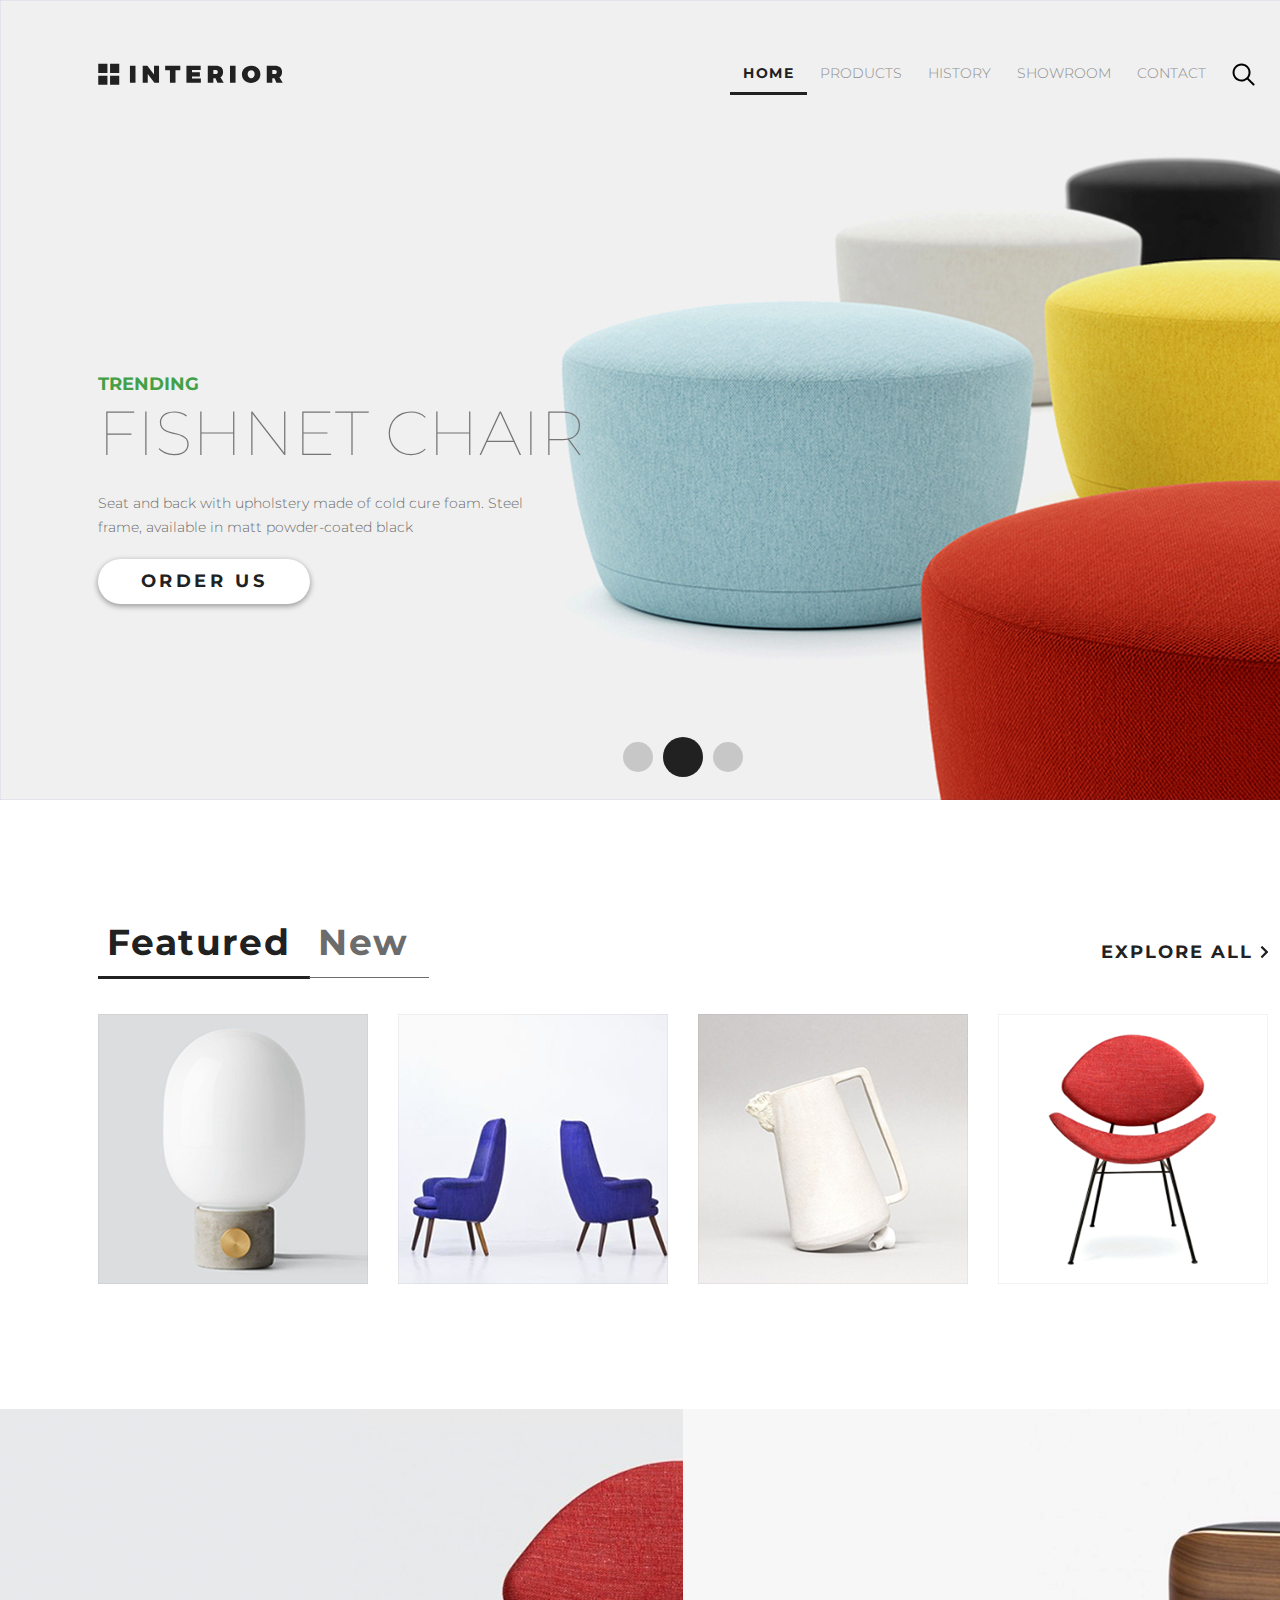
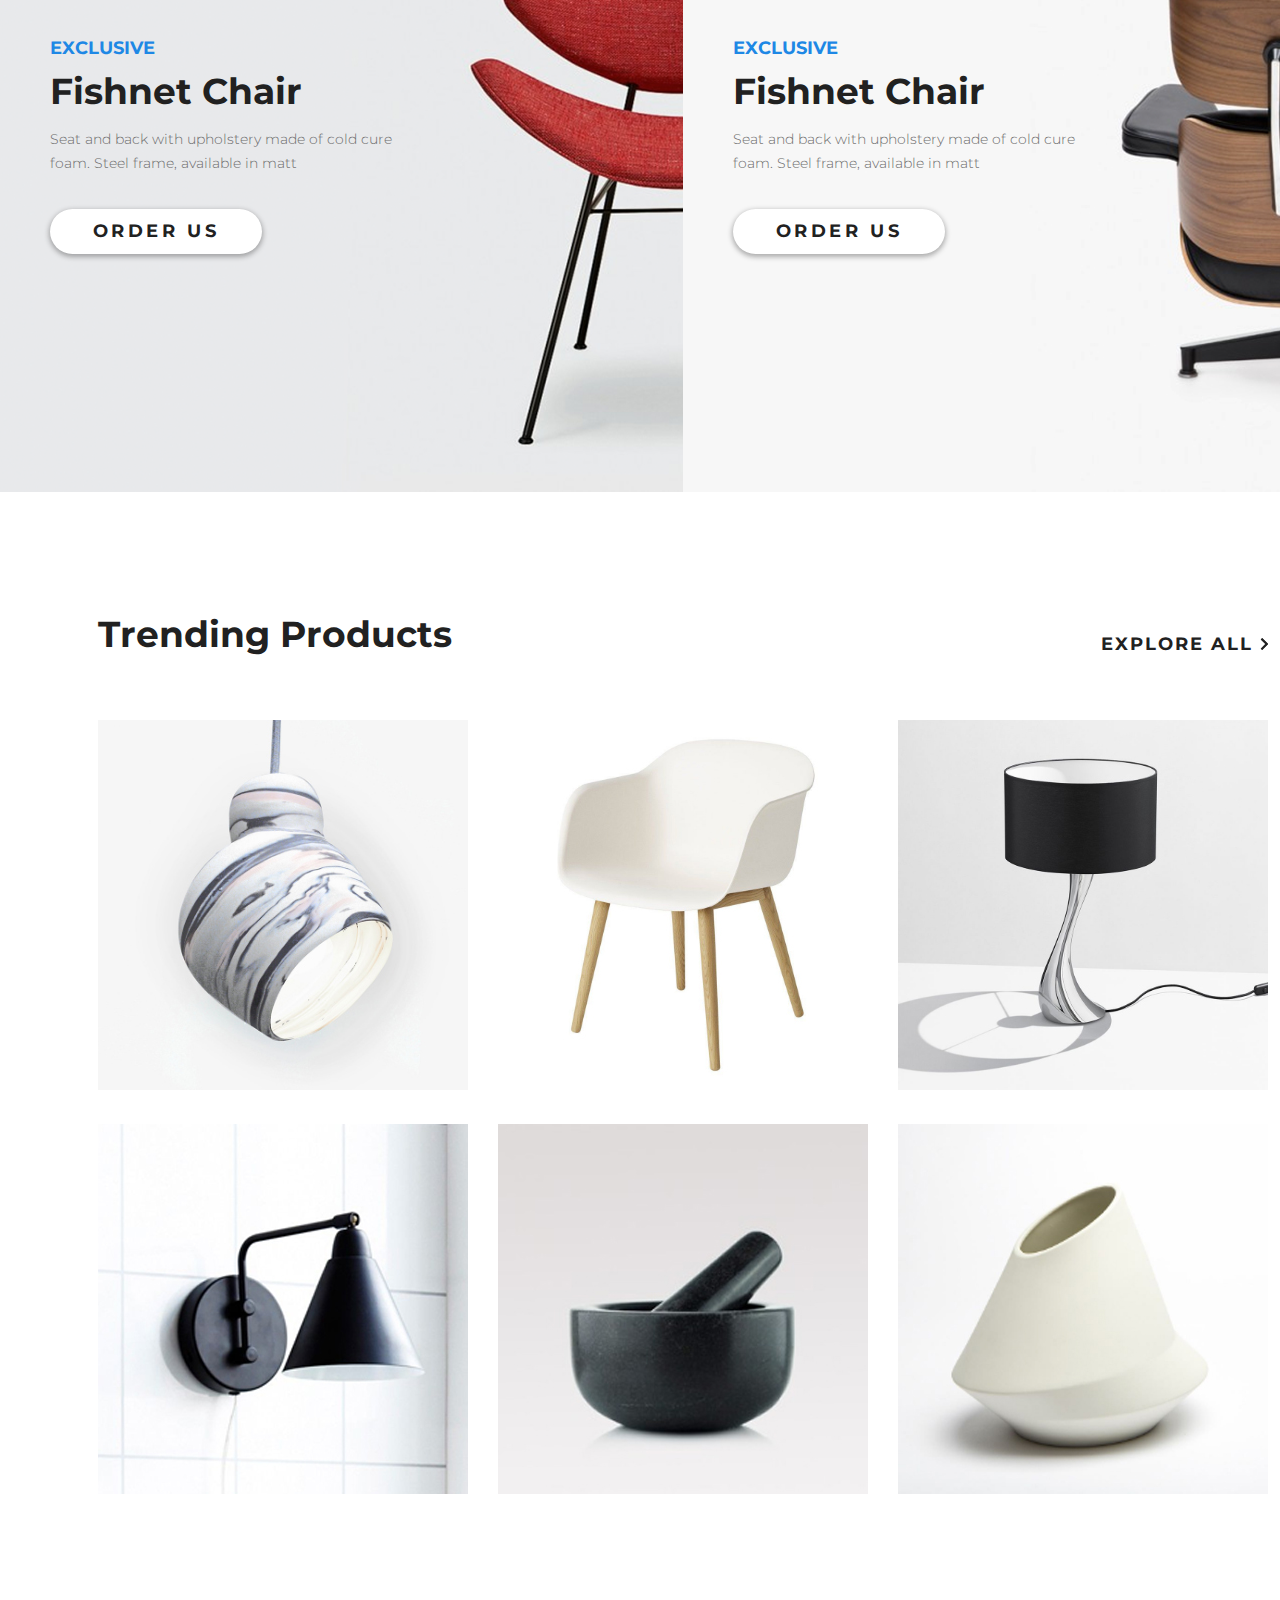
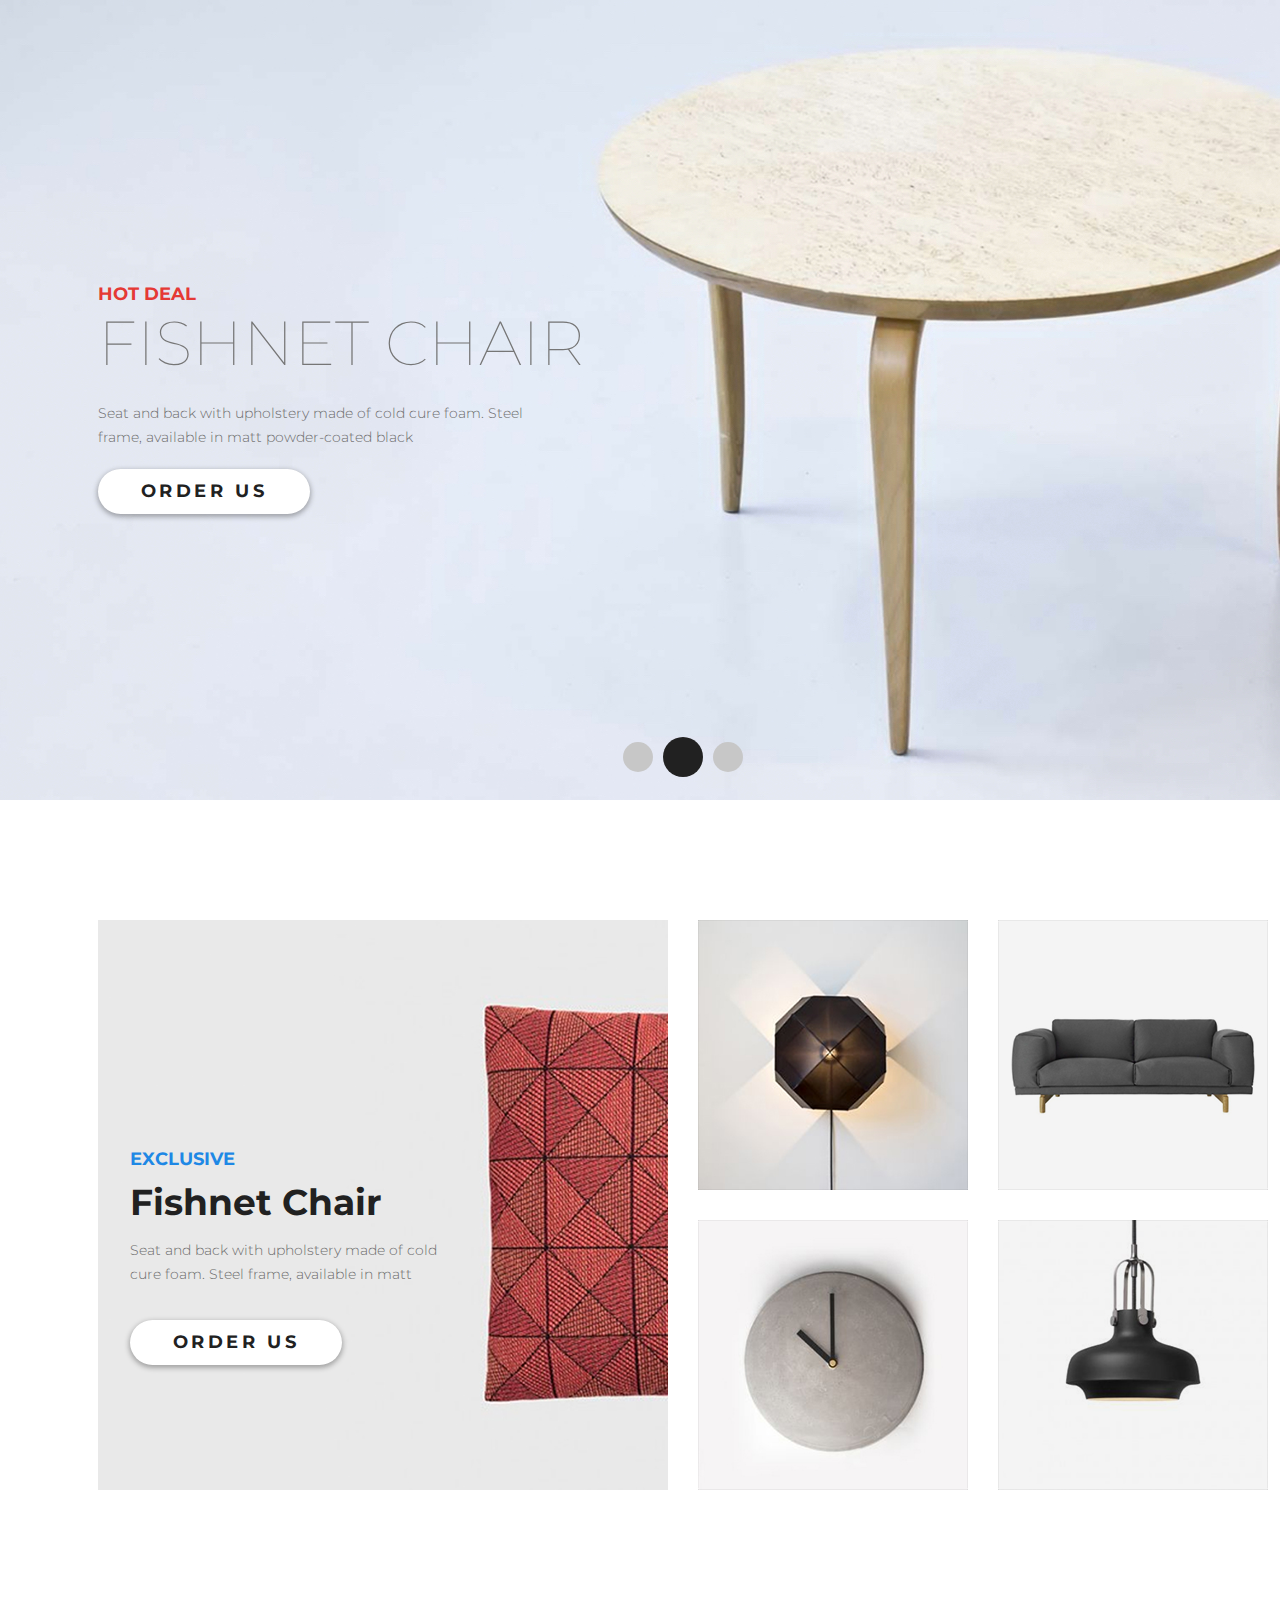
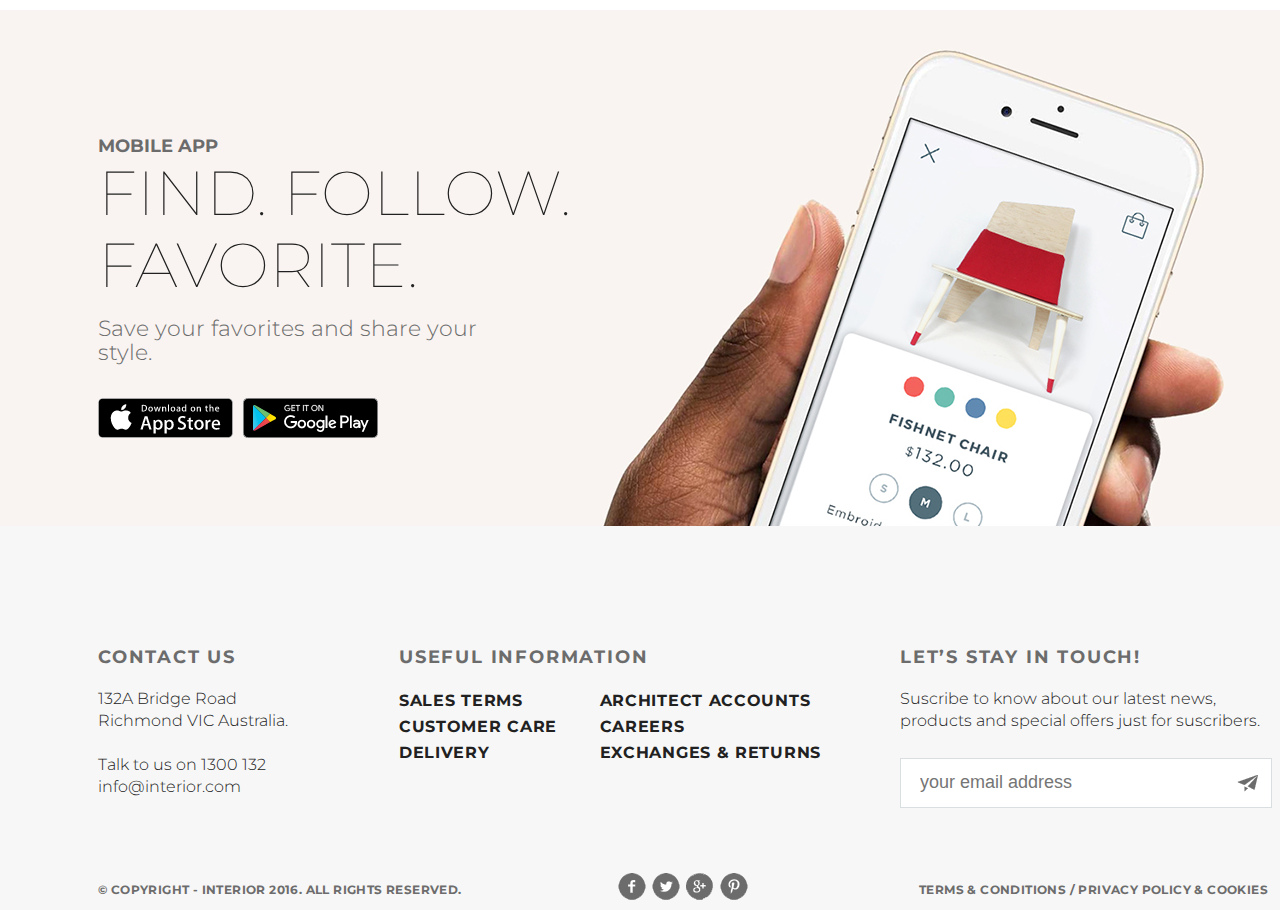
<file: index.html>
<!DOCTYPE html>
<html lang="en">
<head>
    <meta charset="UTF-8">
    <meta name="viewport" content="width=device-width, initial-scale=1.0">
    <meta http-equiv="X-UA-Compatible" content="ie=edge">
    <link rel="stylesheet" href="style.css">
    <link href="https://fonts.googleapis.com/css?family=Montserrat:100,300,400,700&display=swap" rel="stylesheet">
    <title>interior-home-page</title>
</head>
<body>
    <div class="container">
        <div class="slider padding-site">
                <div class="header clearfix">
                <a href="#"><img src="img/logo.svg" alt="logo"></a>
                <ul class="menu clearfix">
                        <li class="menu-list"><a href="index.html" class="menu-link menu-link-active">HOME</a></li>
                        <li class="menu-list"><a href="products.html" class="menu-link">PRODUCTS</a></li>
                        <li class="menu-list"><a href="#" class="menu-link">HISTORY</a></li>
                        <li class="menu-list"><a href="#" class="menu-link">SHOWROOM</a></li>
                        <li class="menu-list"><a href="contact.html" class="menu-link">CONTACT</a></li>
                        <li class="menu-list"><a href="#" class="menu-link"><img src="img/search.svg" alt="search"></a></li>
                </ul>
                </div>
                <div class="slider-text">
                    <p class="slider-trending">TRENDING</p>
                    <h2 class="slider-h2">Fishnet Chair</h2>
                    <p class="slider-content">Seat and back with upholstery made of cold cure foam. Steel frame, available in matt powder-coated black</p>
                    <a href="" class="slider-button">Order Us</a>
                </div>
                <div class="pagination">
                    <a href="#" class="circle"></a><a href="#" class="circle circle-active"></a><a href="#" class="circle"></a>
                </div>
        </div>
        <div class="explore padding-site">
            <div class="explore-links clearfix">
            <ul>
                    <li class="explore-list"><a href="#" class="explore-link explore-link-active">Featured</a></li>
                    <li class="explore-list "><a href="#" class="explore-link explore-link-notactive" >New</a></li>
            </ul>
            <a href="#" class="explore-all-link">explore all <img src="img/arrow.svg" alt="arrow"></a>
            </div>
            <div class="explore-content clearfix">
                <div class="explore-item-first">
                    <img src="img/product-1.png" alt="product">
                    <div class="explore-blur">
                            <a href="#"><img src="img/arrow.svg" alt="arrow"></a>
                            <h3 class="blur-h3">Fishnet Chair</h3>
                            <p class="blur-content">Seat and back with upholstery made of cold cure foam.</p>
                    </div>
                </div>
                
                <div class="explore-item"><img src="img/product-2.png" alt="product">
                    <div class="explore-blur">
                            <a href="#"><img src="img/arrow.svg" alt="arrow"></a>
                            <h3 class="blur-h3">Fishnet Chair</h3>
                            <p class="blur-content">Seat and back with upholstery made of cold cure foam.</p>
                    </div>
                </div>
                
                <div class="explore-item"><img src="img/product-3.png" alt="product">
                    <div class="explore-blur">
                            <a href="#"><img src="img/arrow.svg" alt="arrow"></a>
                            <h3 class="blur-h3">Fishnet Chair</h3>
                            <p class="blur-content">Seat and back with upholstery made of cold cure foam.</p>
                    </div>
                </div>
                
                <div class="explore-item"><img src="img/product-4.png" alt="product">
                    <div class="explore-blur">
                            <a href="#"><img src="img/arrow.svg" alt="arrow"></a>
                            <h3 class="blur-h3">Fishnet Chair</h3>
                            <p class="blur-content">Seat and back with upholstery made of cold cure foam.</p>
                    </div>
                </div>
            </div>
        </div>
        <div class="exclusive">
            <div class="exclusive-block exclusive-block-first">
                <div class="exclusive-text">
                        <p class="exclusive-exclusive">EXCLUSIVE</p>
                        <h2 class="exclusive-h2">Fishnet Chair</h2>
                        <p class="exclusive-content">Seat and back with upholstery made of cold cure foam. Steel frame, available in matt</p>
                        <a href="" class="exclusive-button">Order Us</a>
                </div>
            </div>
            <div class="exclusive-block exclusive-block-second">
                    <div class="exclusive-text">
                            <p class="exclusive-exclusive">EXCLUSIVE</p>
                            <h2 class="exclusive-h2">Fishnet Chair</h2>
                            <p class="exclusive-content">Seat and back with upholstery made of cold cure foam. Steel frame, available in matt</p>
                            <a href="" class="exclusive-button">Order Us</a>
                    </div>
            </div>
            
        </div>
        <div class="trendong-products padding-site">
                <div class="trendong-products-header clearfix">
                        <p>Trending Products</p>
                        <a href="#" class="explore-all-link">explore all <img src="img/arrow.svg" alt="arrow"></a>
                </div>
                <div class="trendong-products-content clearfix">
                    <div class="trendong-products-item trendong-products-item-start"><img src="img/product-11.png" alt="product"></div>
                    <div class="trendong-products-item"><img src="img/product-21.png" alt="product"></div>
                    <div class="trendong-products-item"><img src="img/product-31.png" alt="product"></div>
                    <div class="trendong-products-item trendong-products-item-start"><img src="img/product-41.png" alt="product"></div>
                    <div class="trendong-products-item"><img src="img/product-5.png" alt="product"></div>
                    <div class="trendong-products-item"><img src="img/product-6.png" alt="product"></div>
                </div>
        </div>
        <div class="hot-deal padding-site">
                <div class="slider-text">
                        <p class="hot-deal-hot-deal">Hot deal</p>
                        <h2 class="slider-h2">Fishnet Chair</h2>
                        <p class="slider-content">Seat and back with upholstery made of cold cure foam. Steel frame, available in matt powder-coated black</p>
                        <a href="" class="slider-button">Order Us</a>
                </div>
                <div class="pagination">
                        <a href="#" class="circle"></a><a href="#" class="circle circle-active"></a><a href="#" class="circle"></a>
                </div>
        </div>
        <div class="exclusive-2 padding-site">
        <div class="exclusive-2-container">
            <div class="exclusive-2-part-container">
                <div class="exclusive-big">
                        <div class="exclusive-2-text">
                                <p class="exclusive-2-exclusive">EXCLUSIVE</p>
                                <h2 class="exclusive-2-h2">Fishnet Chair</h2>
                                <p class="exclusive-2-content">Seat and back with upholstery made of cold cure foam. Steel frame, available in matt</p>
                                <a href="" class="exclusive-2-button">Order Us</a>
                        </div>
                </div>
            </div>
            <div class="exclusive-2-part-container exclusive-2-part-container-right">
                <div class="exclusive-small"><img src="img/product-2-sm.png" alt="product"></div>
                <div class="exclusive-small left30"><img src="img/product-3-sm.png" alt="product"></div>
                <div class="exclusive-small top30"><img src="img/product-4-sm.png" alt="product"></div>
                <div class="exclusive-small left30 top30"><img src="img/product-5-sm.png" alt="product"></div>
            </div>
        </div>
        </div>
        <div class="mobile padding-site">
                <div class="mobile-text">
                        <p class="mobile-app">mobile app</p>
                        <h2 class="mobile-h2">Find. Follow. Favorite.</h2>
                        <p class="mobile-content">Save your favorites and share your style.</p>
                        <a href="#" class="mobile-buttons"><img src="img/app-store.png" alt="App Store"></a><a href="#" class="mobile-buttons left10"><img src="img/google-play.png" alt="Google Play"></a>
                </div>
        </div>
        <div class="footer padding-site">
            <div class="footer-content cu">
                <p class="footer-info">Contact Us</p>
                <p class="cu-content">132A Bridge Road Richmond VIC Australia.<br><br>Talk to us on 1300 132 info@interior.com</p> 
            </div>
            <div class="footer-content ui">
                    <p class="footer-info">Useful Information</p>
                    <ul class="ui-list">
                            <li><a href="#">Sales terms</a></li>
                            <li><a href="#">Customer care</a></li>
                            <li><a href="#">Delivery</a></li>
                    </ul>
                    <ul class="ui-list right">
                            <li><a href="#">Architect accounts</a></li>
                            <li><a href="#">Careers</a></li>
                            <li><a href="#">Exchanges & returns</a></li>
                    </ul>
            </div>
            <div class="footer-content ls">
                    <p class="footer-info">Let’s Stay in Touch!</p>  
                    <p class="ls-content">Suscribe to know about our latest news, products and special offers just for suscribers.</p>
                    <div class="email">
                            <input type="email" name="e-mail" placeholder="your email address">
                            <input type="submit" value="">
                    </div>              
            </div>
            <div class="bottom">
                    <div class="copytight">&copy; Copyright - INTERIOR 2016. All Rights Reserved.</div>
                    <div class="social">
                    <a href="#"><img src="img/fb.png" alt="Facebook"></a><a href="#" class="left6"><img src="img/tw.png" alt="Twitter"></a><a href="#" class="left6"><img src="img/go.png" alt="Google"></a><a href="#" class="left6"><img src="img/p.png" alt="P"></a>
                    </div>
                    <div class="terms"><a href="#">Terms & Conditions</a> / <a href="#">Privacy policy & Cookies</a></div>
            </div>
        </div>
    </div>
</body>
</html>
</file>
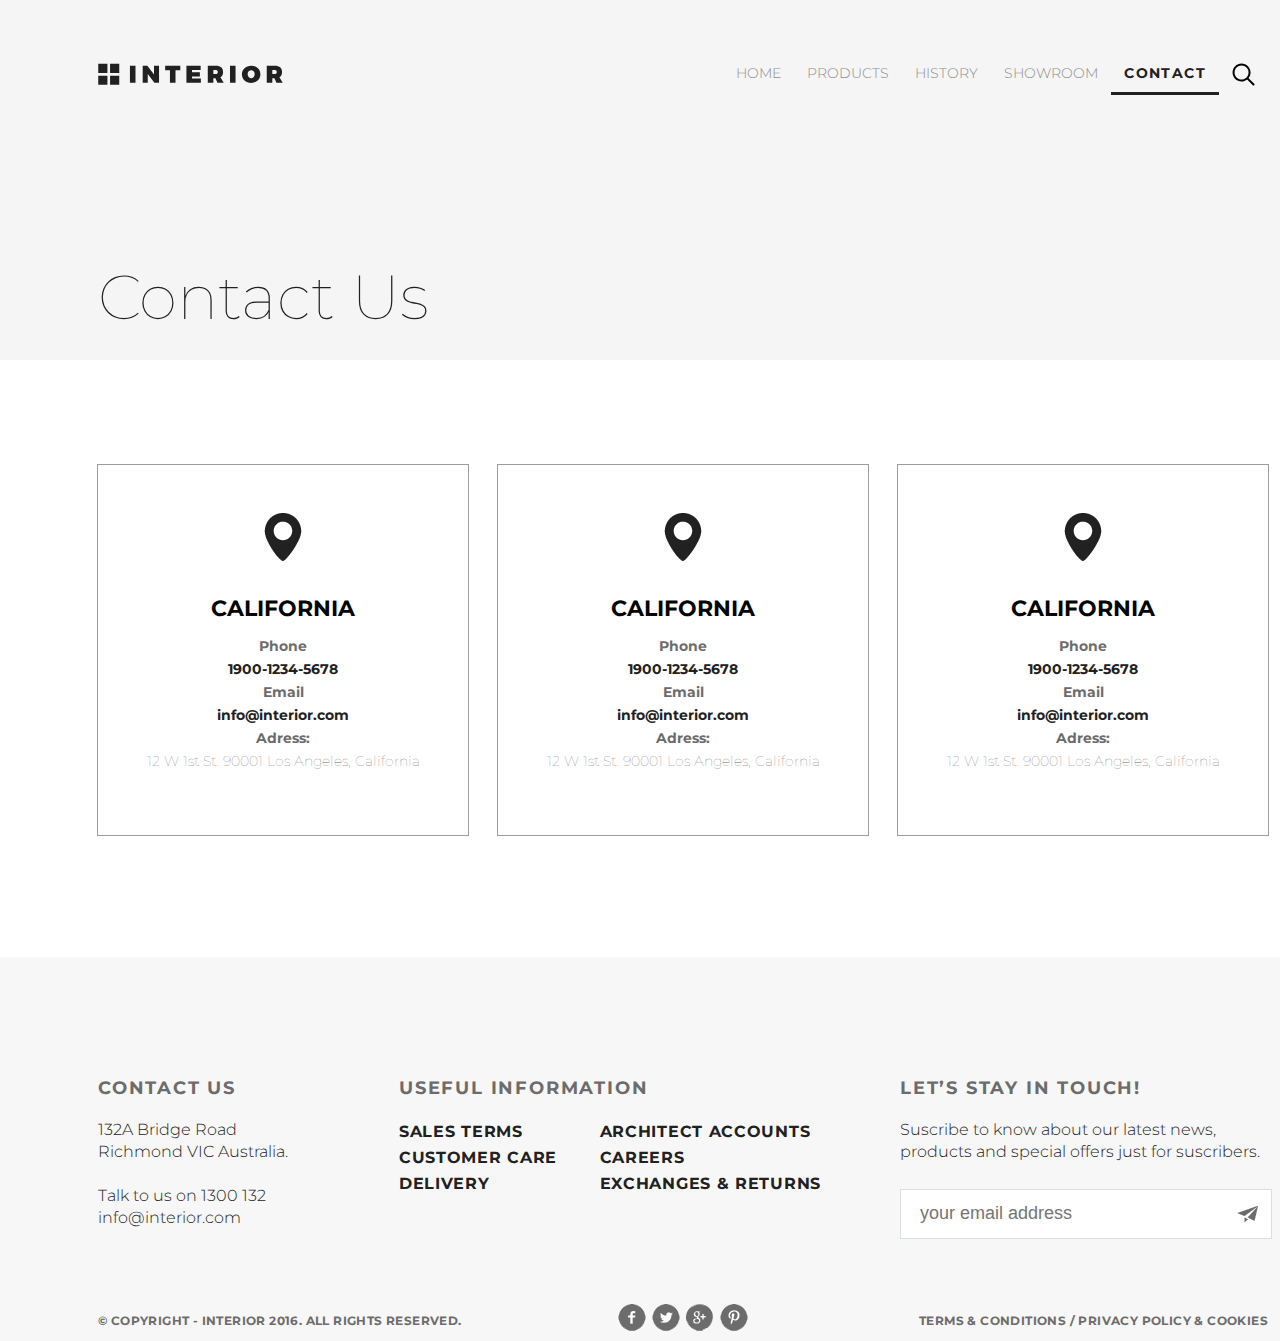
<file: contact.html>
<!DOCTYPE html>
<html lang="en">
<head>
    <meta charset="UTF-8">
    <meta name="viewport" content="width=device-width, initial-scale=1.0">
    <meta http-equiv="X-UA-Compatible" content="ie=edge">
    <link rel="stylesheet" href="style.css">
    <link href="https://fonts.googleapis.com/css?family=Montserrat:100,300,400,700&display=swap" rel="stylesheet">
    <title>interior-contact</title>
</head>
<body>
    <div class="container">
        <div class="head padding-site">
                <div class="header clearfix">
                <a href="#"><img src="img/logo.svg" alt="logo"></a>
                <ul class="menu clearfix">
                        <li class="menu-list"><a href="index.html" class="menu-link">HOME</a></li>
                        <li class="menu-list"><a href="products.html" class="menu-link">PRODUCTS</a></li>
                        <li class="menu-list"><a href="#" class="menu-link">HISTORY</a></li>
                        <li class="menu-list"><a href="#" class="menu-link">SHOWROOM</a></li>
                        <li class="menu-list"><a href="contact.html" class="menu-link menu-link-active">CONTACT</a></li>
                        <li class="menu-list"><a href="#" class="menu-link"><img src="img/search.svg" alt="search"></a></li>
                </ul>
                </div>
                <div class="page-name-text">
                    <p>contact us</p>
                </div>
        </div>
        <div class="contact-us padding-site">
                <div class="trendong-products-content clearfix">
                    <div class="contact-us-item contact-us-item-start">
                            <img src="img/nav.png" alt="nav">
                            <h3 class="contact-h3">California</h3>
                            <p class="contact-grey">Phone</p>
                            <p class="contact-black">1900-1234-5678</p>
                            <p class="contact-grey">Email</p>
                            <p class="contact-black">info@interior.com</p>
                            <p class="contact-grey">Adress:</p>
                            <p class="contact-adress">12 W 1st St. 90001 Los Angeles, California</p>
                      </div>
                    <div class="contact-us-item">
                        <img src="img/nav.png" alt="nav">
                        <h3 class="contact-h3">California</h3>
                        <p class="contact-grey">Phone</p>
                        <p class="contact-black">1900-1234-5678</p>
                        <p class="contact-grey">Email</p>
                        <p class="contact-black">info@interior.com</p>
                        <p class="contact-grey">Adress:</p>
                        <p class="contact-adress">12 W 1st St. 90001 Los Angeles, California</p>
                    </div>
                    <div class="contact-us-item">
                        <img src="img/nav.png" alt="nav">
                        <h3 class="contact-h3">California</h3>
                        <p class="contact-grey">Phone</p>
                        <p class="contact-black">1900-1234-5678</p>
                        <p class="contact-grey">Email</p>
                        <p class="contact-black">info@interior.com</p>
                        <p class="contact-grey">Adress:</p>
                        <p class="contact-adress">12 W 1st St. 90001 Los Angeles, California</p>
                    </div>
                </div>
        </div>

        <div class="footer padding-site">
            <div class="footer-content cu">
                <p class="footer-info">Contact Us</p>
                <p class="cu-content">132A Bridge Road Richmond VIC Australia.<br><br>Talk to us on 1300 132 info@interior.com</p> 
            </div>
            <div class="footer-content ui">
                    <p class="footer-info">Useful Information</p>
                    <ul class="ui-list">
                            <li><a href="#">Sales terms</a></li>
                            <li><a href="#">Customer care</a></li>
                            <li><a href="#">Delivery</a></li>
                    </ul>
                    <ul class="ui-list right">
                            <li><a href="#">Architect accounts</a></li>
                            <li><a href="#">Careers</a></li>
                            <li><a href="#">Exchanges & returns</a></li>
                    </ul>
            </div>
            <div class="footer-content ls">
                    <p class="footer-info">Let’s Stay in Touch!</p>  
                    <p class="ls-content">Suscribe to know about our latest news, products and special offers just for suscribers.</p>
                    <div class="email">
                            <input type="email" name="e-mail" placeholder="your email address">
                            <input type="submit" value="">
                    </div>              
            </div>
            <div class="bottom">
                    <div class="copytight">&copy; Copyright - INTERIOR 2016. All Rights Reserved.</div>
                    <div class="social">
                        <a href="#"><img src="img/fb.png" alt="Facebook"></a><a href="#" class="left6"><img src="img/tw.png" alt="Twitter"></a><a href="#" class="left6"><img src="img/go.png" alt="Google"></a><a href="#" class="left6"><img src="img/p.png" alt="P"></a>
                </div>
                    <div class="terms"><a href="#">Terms & Conditions</a> / <a href="#">Privacy policy & Cookies</a></div>
            </div>
        </div>
        
    </div>
</body>
</html>
</file>
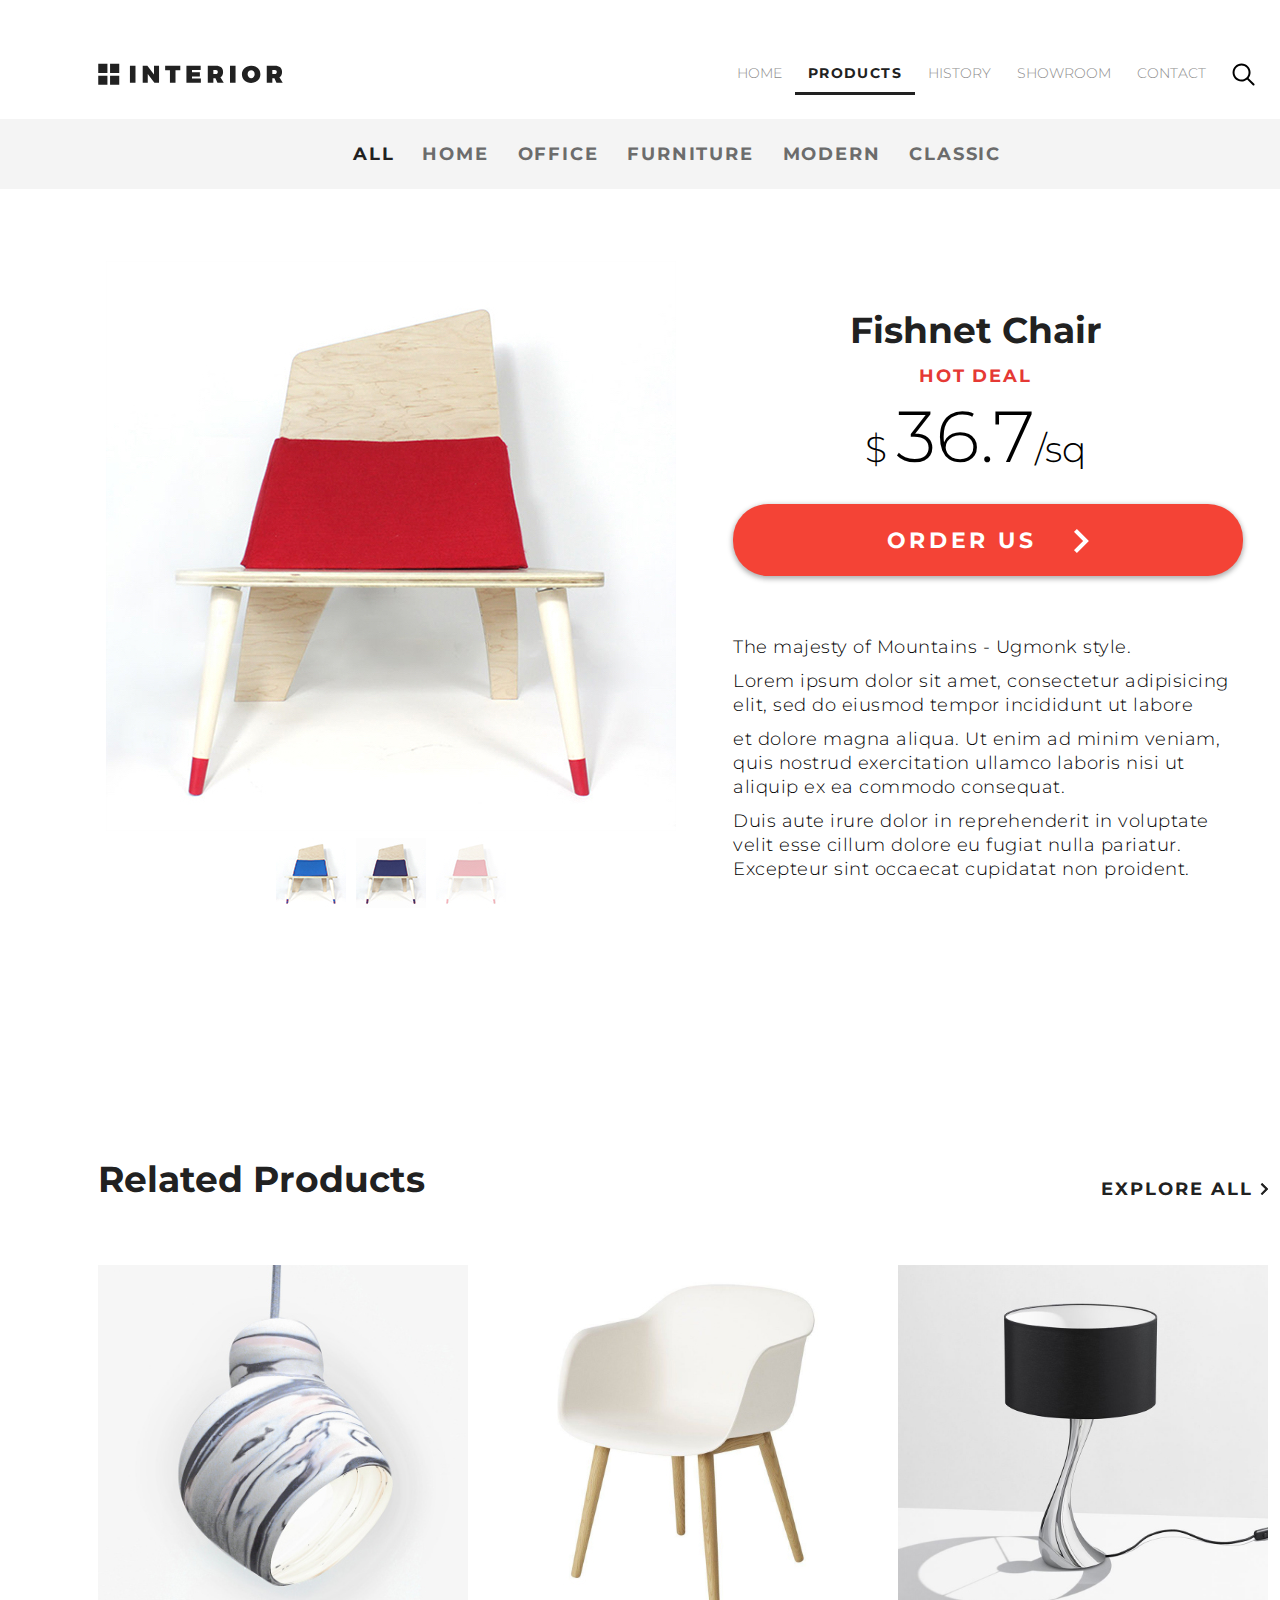
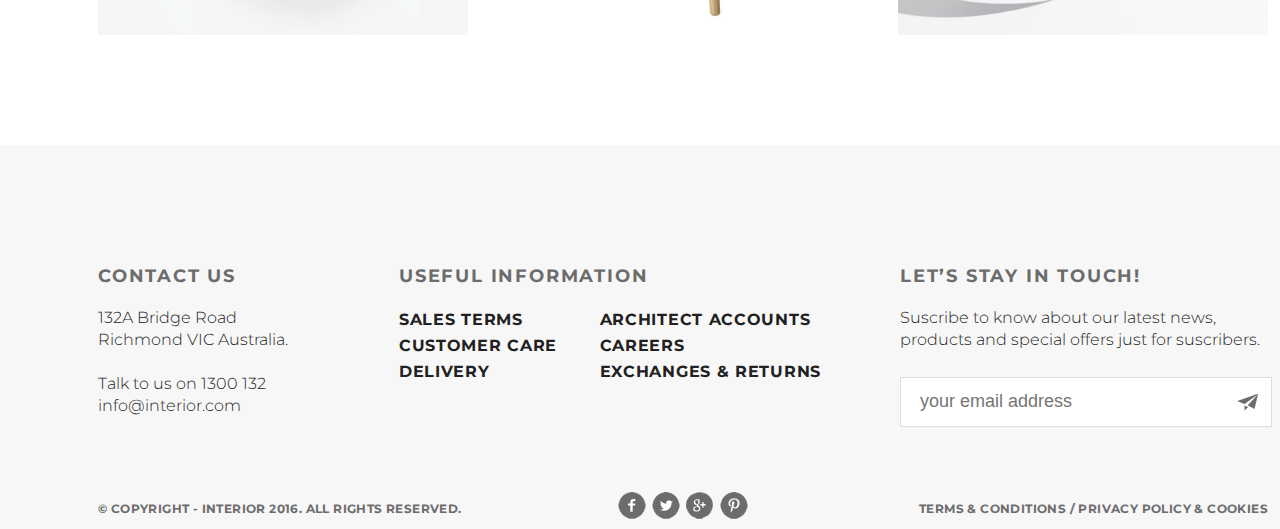
<file: product.html>
<!DOCTYPE html>
<html lang="en">
<head>
    <meta charset="UTF-8">
    <meta name="viewport" content="width=device-width, initial-scale=1.0">
    <meta http-equiv="X-UA-Compatible" content="ie=edge">
    <link rel="stylesheet" href="style.css">
    <link href="https://fonts.googleapis.com/css?family=Montserrat:100,300,400,700&display=swap" rel="stylesheet">
    <title>interior-product-deails</title>
</head>
<body>
    <div class="container">
        <div class="head-product padding-site">
                <div class="header clearfix">
                <a href="#"><img src="img/logo.svg" alt="logo"></a>
                <ul class="menu clearfix">
                        <li class="menu-list"><a href="index.html" class="menu-link">HOME</a></li>
                        <li class="menu-list"><a href="products.html" class="menu-link menu-link-active">PRODUCTS</a></li>
                        <li class="menu-list"><a href="#" class="menu-link">HISTORY</a></li>
                        <li class="menu-list"><a href="#" class="menu-link">SHOWROOM</a></li>
                        <li class="menu-list"><a href="contact.html" class="menu-link">CONTACT</a></li>
                        <li class="menu-list"><a href="#" class="menu-link"><img src="img/search.svg" alt="search"></a></li>
                </ul>
                </div>
        </div>
        <div class="product-menu padding-site">
                <div class="product-menu-center">
                <ul>
                        <li class="product-menu-list"><a href="" class="product-menu-links product-menu-link-active">All</a></li>
                        <li class="product-menu-list"><a href="" class="product-menu-links product-menu-link-notactive">HOME</a></li>
                        <li class="product-menu-list"><a href="" class="product-menu-links product-menu-link-notactive">OFFICE</a></li>
                        <li class="product-menu-list"><a href="" class="product-menu-links product-menu-link-notactive">FURNITURE</a></li>
                        <li class="product-menu-list"><a href="" class="product-menu-links product-menu-link-notactive">MODERN</a></li>
                        <li class="product-menu-list"><a href="" class="product-menu-links product-menu-link-notactive">CLASSIC</a></li>
                </ul>
                 </div>
        </div>
        <div class="product-page padding-site">
                <div class="product-image-container">
                        <div class="product-image"><img src="img/slider-product.jpg" alt="Product image"></div>
                        <div class="product-control"><a href=""><img src="img/controll1.jpg" alt="control"></a><a href=""><img src="img/controll11.jpg" alt="control"></a><a href=""><img src="img/controll12.jpg" alt="control"></a></div>
                </div>
                <div class="product-discription-container"></div>
                <h3 class="product-discription-h3">Fishnet Chair</h3>
                <p class="hot-p">Hot Deal</p>
                <p class="price">$ <span>36.7</span>/sq</p>
                <a href="" class="order-us-button"><span>Order Us </span><img src="img/arrow-white.png" alt="arrow"></a>
                <div class="product-discription-text"><p>The majesty of Mountains - Ugmonk style.</p><p>Lorem ipsum dolor sit amet, consectetur adipisicing elit, sed do eiusmod tempor incididunt ut labore</p><p> et dolore magna aliqua. Ut enim ad minim veniam, quis nostrud exercitation ullamco laboris nisi ut aliquip ex ea commodo consequat.</p><p>Duis aute irure dolor in reprehenderit in voluptate velit esse cillum dolore eu fugiat nulla pariatur. Excepteur sint occaecat cupidatat non proident.</p></div>
        </div>
            <div class="related-products padding-site">
                <div class="trendong-products-header clearfix">
                        <p>Related Products</p>
                        <a href="#" class="explore-all-link">explore all <img src="img/arrow.svg" alt="arrow"></a>
                </div>
                <div class="trendong-products-content clearfix">
                    <div class="trendong-products-item trendong-products-item-start"><a href="product.html"><img src="img/product-11.png" alt="product"></a></div>
                    <div class="trendong-products-item"><a href="product.html"><img src="img/product-21.png" alt="product"></a></div>
                    <div class="trendong-products-item"><a href="product.html"><img src="img/product-31.png" alt="product"></a></div>
                </div>
                </div>
        <div class="footer padding-site">
            <div class="footer-content cu">
                <p class="footer-info">Contact Us</p>
                <p class="cu-content">132A Bridge Road Richmond VIC Australia.<br><br>Talk to us on 1300 132 info@interior.com</p> 
            </div>
            <div class="footer-content ui">
                    <p class="footer-info">Useful Information</p>
                    <ul class="ui-list">
                            <li><a href="#">Sales terms</a></li>
                            <li><a href="#">Customer care</a></li>
                            <li><a href="#">Delivery</a></li>
                    </ul>
                    <ul class="ui-list right">
                            <li><a href="#">Architect accounts</a></li>
                            <li><a href="#">Careers</a></li>
                            <li><a href="#">Exchanges & returns</a></li>
                    </ul>
            </div>
            <div class="footer-content ls">
                    <p class="footer-info">Let’s Stay in Touch!</p>  
                    <p class="ls-content">Suscribe to know about our latest news, products and special offers just for suscribers.</p>
                    <div class="email">
                            <input type="email" name="e-mail" placeholder="your email address">
                            <input type="submit" value="">
                    </div>              
            </div>
            <div class="bottom">
                    <div class="copytight">&copy; Copyright - INTERIOR 2016. All Rights Reserved.</div>
                    <div class="social">
                        <a href="#"><img src="img/fb.png" alt="Facebook"></a><a href="#" class="left6"><img src="img/tw.png" alt="Twitter"></a><a href="#" class="left6"><img src="img/go.png" alt="Google"></a><a href="#" class="left6"><img src="img/p.png" alt="P"></a>
                </div>
                    <div class="terms"><a href="#">Terms & Conditions</a> / <a href="#">Privacy policy & Cookies</a></div>
        </div>
    </div>
    </div>
</body>
</html>
</file>
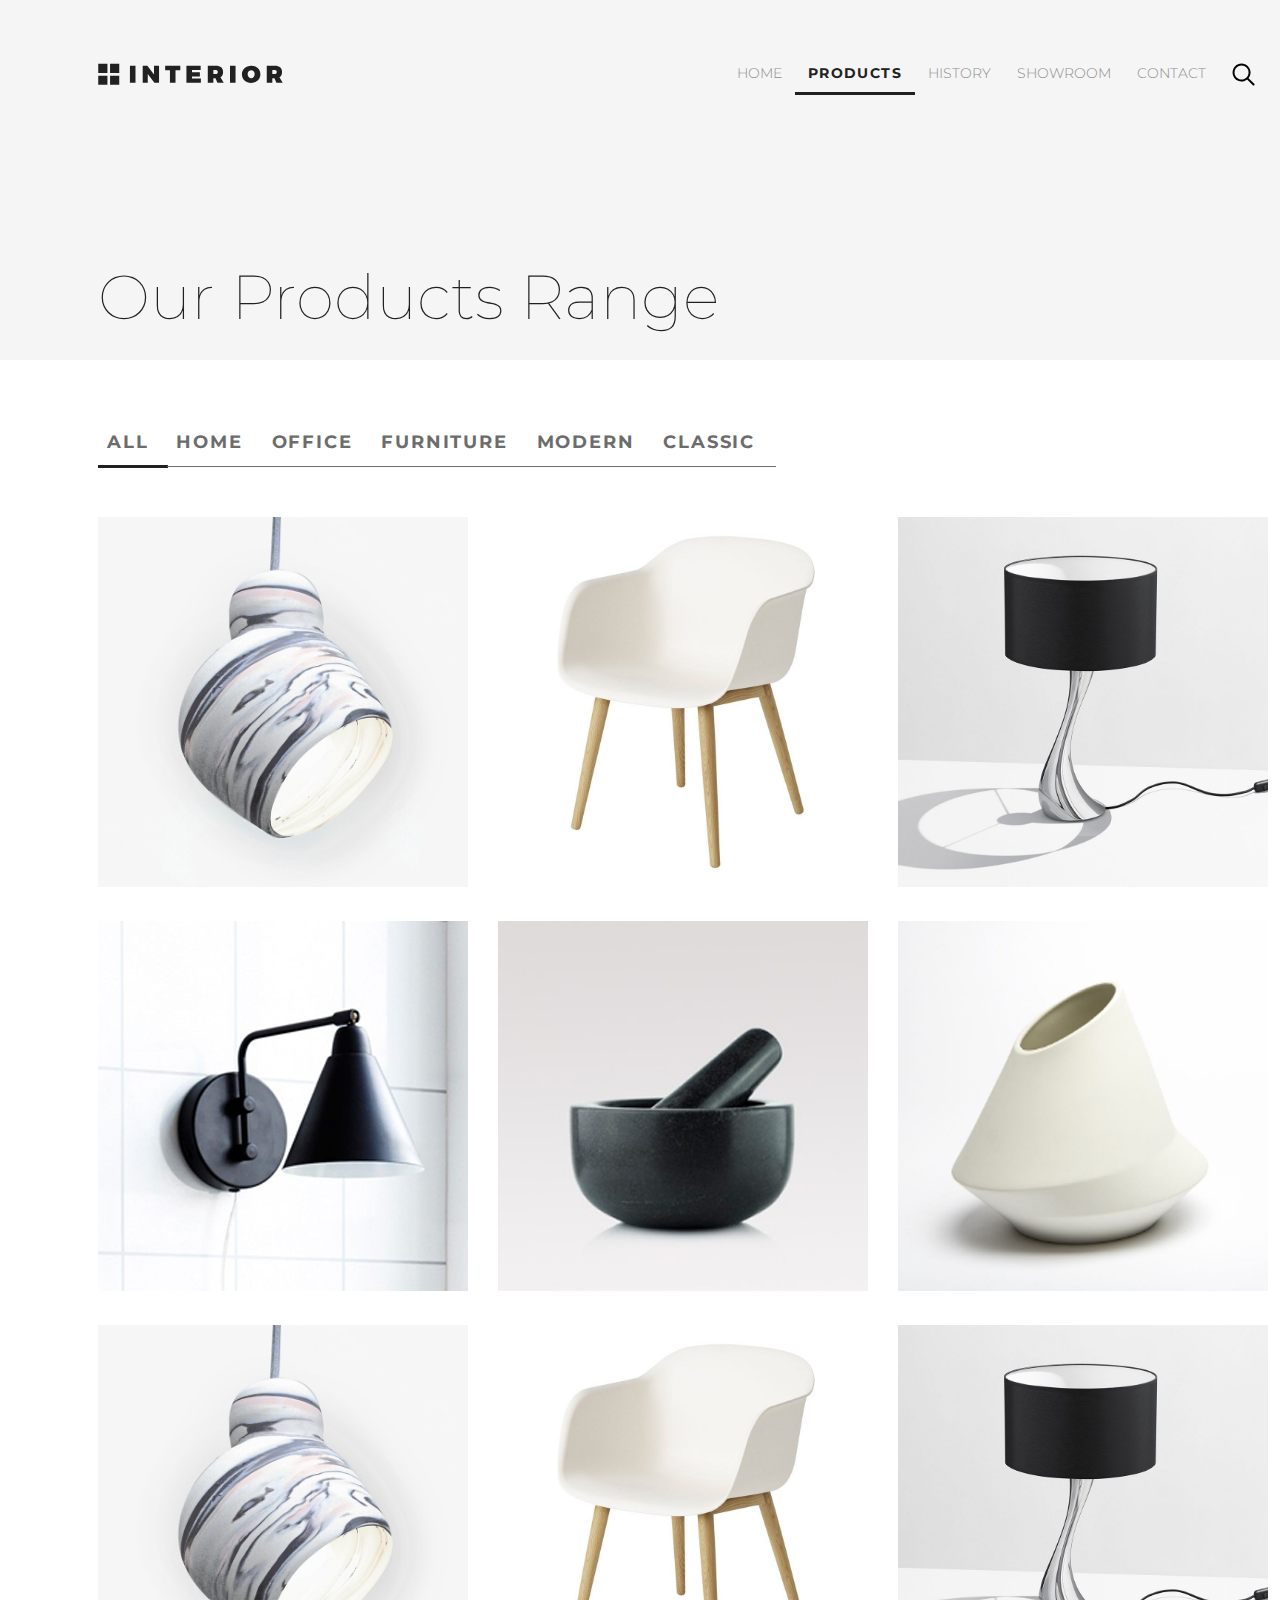
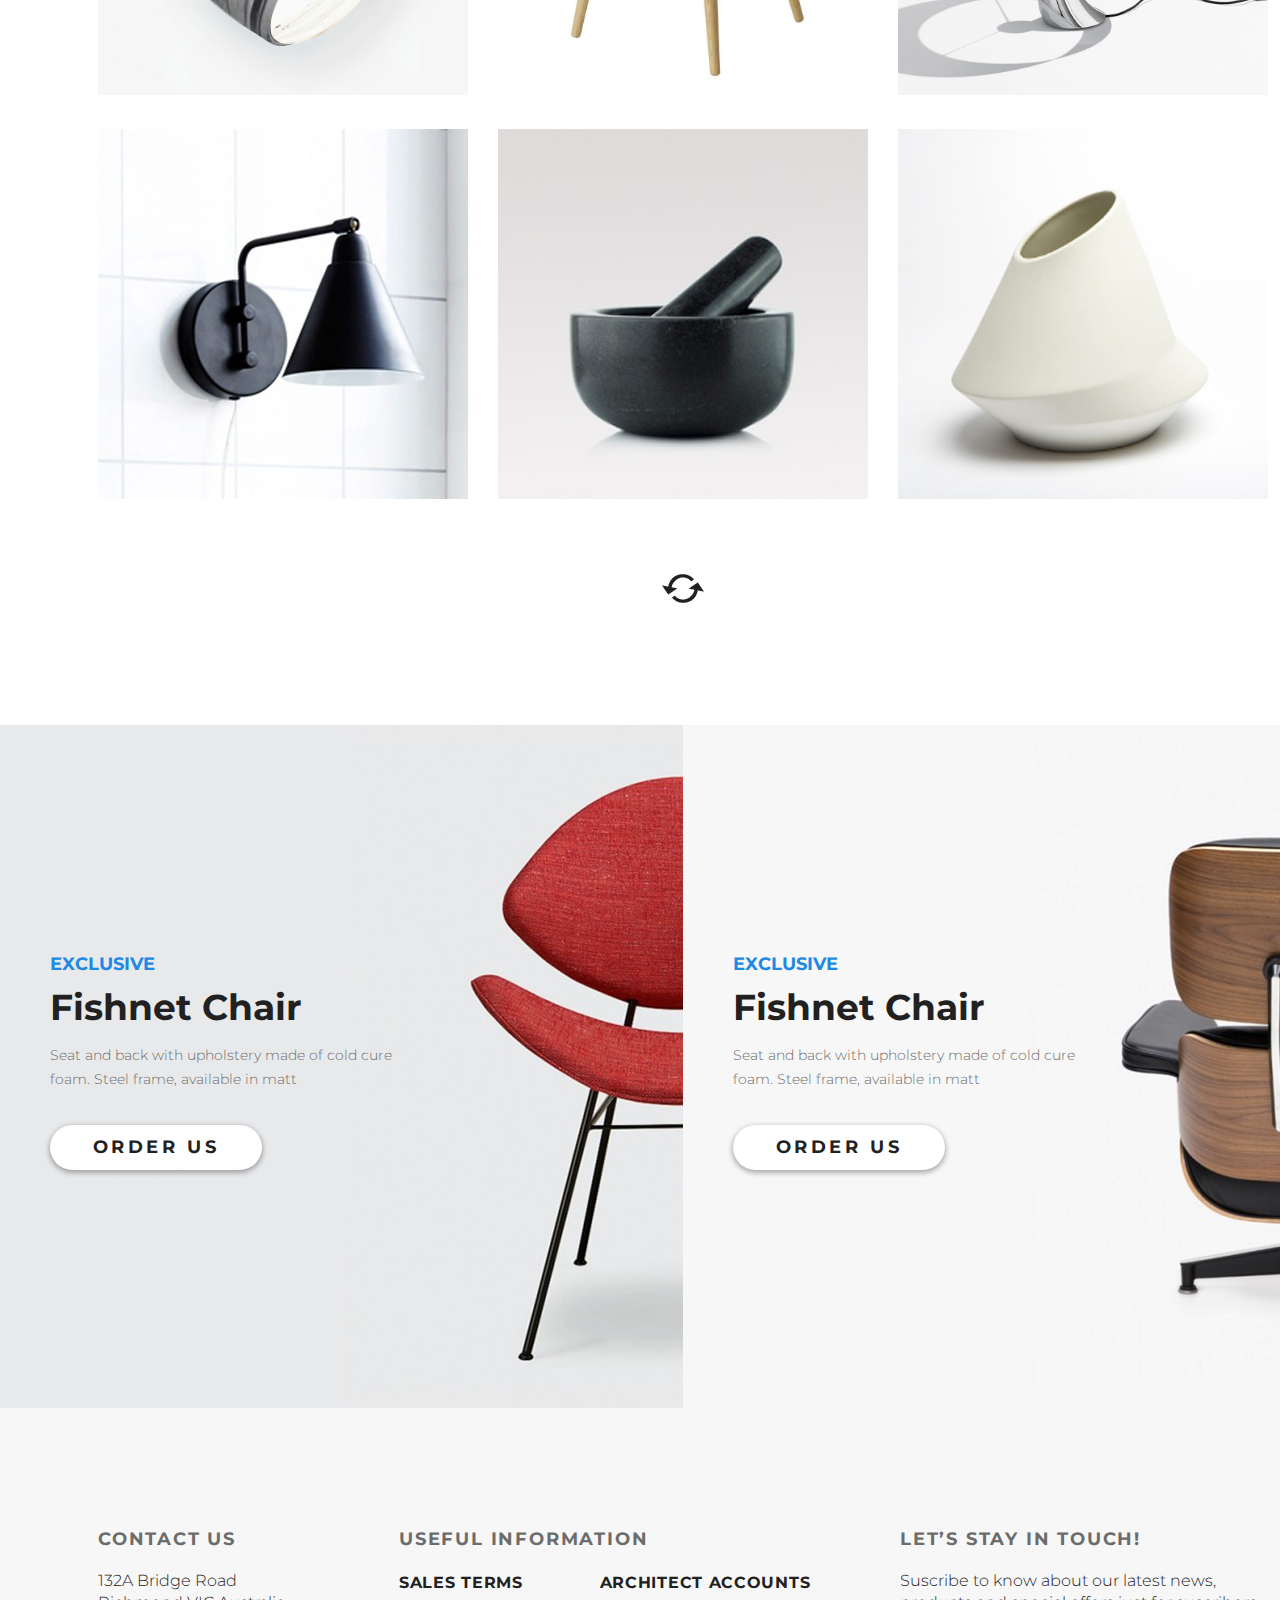
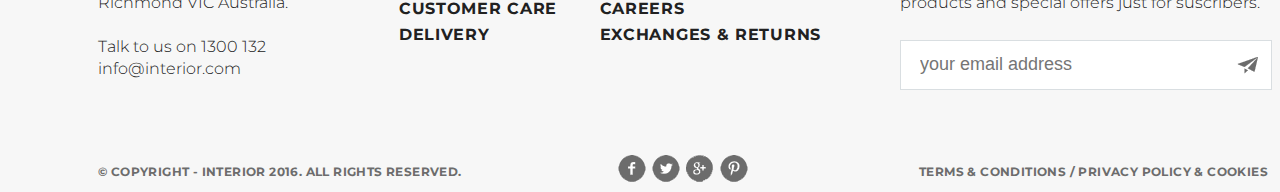
<file: products.html>
<!DOCTYPE html>
<html lang="en">
<head>
    <meta charset="UTF-8">
    <meta name="viewport" content="width=device-width, initial-scale=1.0">
    <meta http-equiv="X-UA-Compatible" content="ie=edge">
    <link rel="stylesheet" href="style.css">
    <link href="https://fonts.googleapis.com/css?family=Montserrat:100,300,400,700&display=swap" rel="stylesheet">
    <title>interior-product</title>
</head>
<body>
    <div class="container">
        <div class="head padding-site">
                <div class="header clearfix">
                <a href="#"><img src="img/logo.svg" alt="logo"></a>
                <ul class="menu clearfix">
                        <li class="menu-list"><a href="index.html" class="menu-link">HOME</a></li>
                        <li class="menu-list"><a href="products.html" class="menu-link menu-link-active">PRODUCTS</a></li>
                        <li class="menu-list"><a href="#" class="menu-link">HISTORY</a></li>
                        <li class="menu-list"><a href="#" class="menu-link">SHOWROOM</a></li>
                        <li class="menu-list"><a href="contact.html" class="menu-link">CONTACT</a></li>
                        <li class="menu-list"><a href="#" class="menu-link"><img src="img/search.svg" alt="search"></a></li>
                </ul>
                </div>
                <div class="page-name-text">
                    <p>Our Products Range</p>
                </div>
        </div>
        <div class="our-products padding-site">
                <div class="product-links clearfix">
                        <ul>
                                <li class="explore-list"><a href="#" class="product-link explore-link-active">All</a></li>
                                <li class="explore-list "><a href="#" class="product-link explore-link-notactive">Home</a></li>
                                <li class="explore-list"><a href="#" class="product-link explore-link-notactive">Office</a></li>
                                <li class="explore-list "><a href="#" class="product-link explore-link-notactive">Furniture</a></li>
                                <li class="explore-list"><a href="#" class="product-link explore-link-notactive">Modern</a></li>
                                <li class="explore-list "><a href="#" class="product-link explore-link-notactive">Classic</a></li>
                        </ul>
                </div>
                <div class="trendong-products-content clearfix">
                    <div class="trendong-products-item trendong-products-item-start"><a href="product.html"><img src="img/product-11.png" alt="product"></a></div>
                    <div class="trendong-products-item"><a href="product.html"><img src="img/product-21.png" alt="product"></a></div>
                    <div class="trendong-products-item"><a href="product.html"><img src="img/product-31.png" alt="product"></a></div>
                    <div class="trendong-products-item trendong-products-item-start"><a href="product.html"><img src="img/product-41.png" alt="product"></a></div>
                    <div class="trendong-products-item"><a href="product.html"><img src="img/product-5.png" alt="product"></a></div>
                    <div class="trendong-products-item"><a href="product.html"><img src="img/product-6.png" alt="product"></a></div>
                    <div class="trendong-products-item trendong-products-item-start"><a href="product.html"><img src="img/product-11.png" alt="product"></a></div>
                    <div class="trendong-products-item"><a href="product.html"><img src="img/product-21.png" alt="product"></a></div>
                    <div class="trendong-products-item"><a href="product.html"><img src="img/product-31.png" alt="product"></a></div>
                    <div class="trendong-products-item trendong-products-item-start"><a href="product.html"><img src="img/product-41.png" alt="product"></a></div>
                    <div class="trendong-products-item"><a href="product.html"><img src="img/product-5.png" alt="product"></a></div>
                    <div class="trendong-products-item"><a href="product.html"><img src="img/product-6.png" alt="product"></a></div>
                    <div class="update-products"><a class="update-a"><img src="img/update.png" alt="update"></a></div>
                </div>
        </div>
        <div class="exclusive">
                <div class="exclusive-block exclusive-block-first">
                    <div class="exclusive-text">
                            <p class="exclusive-exclusive">EXCLUSIVE</p>
                            <h2 class="exclusive-h2">Fishnet Chair</h2>
                            <p class="exclusive-content">Seat and back with upholstery made of cold cure foam. Steel frame, available in matt</p>
                            <a href="" class="exclusive-button">Order Us</a>
                    </div>
                </div>
                <div class="exclusive-block exclusive-block-second">
                        <div class="exclusive-text">
                                <p class="exclusive-exclusive">EXCLUSIVE</p>
                                <h2 class="exclusive-h2">Fishnet Chair</h2>
                                <p class="exclusive-content">Seat and back with upholstery made of cold cure foam. Steel frame, available in matt</p>
                                <a href="" class="exclusive-button">Order Us</a>
                        </div>
                </div>
                
            </div>
        <div class="footer padding-site">
            <div class="footer-content cu">
                <p class="footer-info">Contact Us</p>
                <p class="cu-content">132A Bridge Road Richmond VIC Australia.<br><br>Talk to us on 1300 132 info@interior.com</p> 
            </div>
            <div class="footer-content ui">
                    <p class="footer-info">Useful Information</p>
                    <ul class="ui-list">
                            <li><a href="#">Sales terms</a></li>
                            <li><a href="#">Customer care</a></li>
                            <li><a href="#">Delivery</a></li>
                    </ul>
                    <ul class="ui-list right">
                            <li><a href="#">Architect accounts</a></li>
                            <li><a href="#">Careers</a></li>
                            <li><a href="#">Exchanges & returns</a></li>
                    </ul>
            </div>
            <div class="footer-content ls">
                    <p class="footer-info">Let’s Stay in Touch!</p>  
                    <p class="ls-content">Suscribe to know about our latest news, products and special offers just for suscribers.</p>
                    <div class="email">
                            <input type="email" name="e-mail" placeholder="your email address">
                            <input type="submit" value="">
                    </div>              
            </div>
            <div class="bottom">
                    <div class="copytight">&copy; Copyright - INTERIOR 2016. All Rights Reserved.</div>
                    <div class="social">
                        <a href="#"><img src="img/fb.png" alt="Facebook"></a><a href="#" class="left6"><img src="img/tw.png" alt="Twitter"></a><a href="#" class="left6"><img src="img/go.png" alt="Google"></a><a href="#" class="left6"><img src="img/p.png" alt="P"></a>
                </div>
                    <div class="terms"><a href="#">Terms & Conditions</a> / <a href="#">Privacy policy & Cookies</a></div>
            </div>
        </div>
        
    </div>
</body>
</html>
</file>
<file: style.css>
* {
    margin: 0;
    padding: 0;
}
body{
    font-family: 'Montserrat', sans-serif;
}

.padding-site{
    padding-left: 98px;
    padding-right: 98px;
}
.clearfix::after{
    content: "";
    display: table;
    clear: both;
}
.container{
    width: 1366px;
    margin: 0 auto;
}

.header{
    padding-top: 63px;
}
.slider{
    height: 800px;
    background-image: url(img/slider-img.jpg);
    position: relative;
}

.menu{
    float: right;
}
.menu-list{
    list-style-type: none;
    float: left;
}

.menu-link{
    width: 490px;
    height: 10px;
    color: #8c8c8c;
    font-size: 14px;
    font-weight: 300;
    text-transform: uppercase;
    text-decoration: none;
    padding: 10px 13px;
}

.menu-link:hover{
    color:#212121;
    transition: 0.3s;
}
.menu-link:active{
    color: #8c8c8c;
    transition: 0.3s;
}

.menu-link-active{
    color: #212121;
    font-weight: 700;
    letter-spacing: 1.4px;
    border-bottom: 3px solid #212121;
}

.slider-trending{
    color: #43a047;
    font-size: 18px;
    font-weight: 700;
    text-transform: uppercase;
    padding-top: 283px;
}

.slider-h2{
    color: #767676;
    font-size: 62px;
    font-weight: 100;
    text-transform: uppercase;
}

.slider-content{
    color: #6c6c6c;
    font-size: 14px;
    font-weight: 300;
    width: 458px;
    margin-top: 20px;
    margin-bottom: 20px;
    line-height: 24px;
}

.slider-button{
    width: 212px;
    height: 45px;
    box-shadow: 0 2px 5px 1px rgba(33, 33, 33, 0.35);
    border-radius: 23px;
    font-size: 18px;
    background-color: #ffffff;
    color: #212121;
    text-decoration: none;
    text-transform: uppercase;
    text-align: center;
    line-height: 45px;
    display: inline-block;
    letter-spacing: 3.6px;
    font-weight: 700;
}
.slider-button:hover{
    box-shadow: 0 2px 10px 1px rgba(50, 50, 50, 0.8);
    transition: 0.3s;
}

.slider-button:active{
    box-shadow: 0 2px 15px 2px rgba(0, 0, 0, 0.9);
    transition: 0.3s;
}

.circle{
    width: 30px;
    height: 30px;
    display: inline-block;
    background: #c7c7c7;
    border-radius: 50%;
    margin: 5px;
}
.circle:hover{
    background: #212121;
    transition: 0.3s;
}
.circle:active{
    background: #c7c7c7;
    transform: 0.3s;
}
.circle-active{
    width: 40px;
    height: 40px;
    background: #212121;  
    margin-bottom: 0;
}

.pagination{
    position: absolute;
    width: 1170px;
    bottom: 19px;
    text-align: center;
}

.explore{
    background-color: #ffffff;
    height: 609px;

}
.explore-links{
    padding-top: 120px;
}

.explore-list{
    float: left;
    list-style-type: none;
}
.explore-link{
    font-size: 36px;
    font-weight: 700;
    text-decoration: none;
    letter-spacing: 1.4px;
}
.explore-link-active{
    color: #212121;
    border-bottom: 3px solid #212121;
    padding-bottom: 12px;
    padding-left: 9px;
    padding-right: 20px;
}
.explore-link-notactive{
    color: #6c6c6c;
    border-bottom: 1px solid #6c6c6c;
    padding-bottom: 13px;
    padding-left: 9px;
    padding-right: 21px;
    margin-left: -1px;
}
.explore-link-notactive:hover{
    color: #212121;
    transition: 0.3s;
    border-bottom: 1px solid #212121;
}
.explore-link-notactive:active{
    color: #6c6c6c;
transition: 0.3s;
}

.explore-all-link{
    float: right;
    color: #212121;
    font-size: 18px;
    font-weight: 700;
    line-height: 24px;
    text-transform: uppercase;
    letter-spacing: 2px;
    text-decoration: none;
    margin-top: 20px;
}
.explore-all-link:hover{
    color: #6c6c6c;
}
.explore-all-link:active{
    color: #212121;
}

.explore-content{
    padding-top: 50px;
}
.explore-item-first{
    position: relative;
    float: left;
}


.explore-item{
    position: relative;
    float:left;
    margin-left: 30px;
}

.explore-blur{
    width: 270px;
    height: 270px;
    background-color: rgba(255, 255, 255, 0.85);
    border: 1px solid #9c9c9c;
    position: absolute;
    top: 0;
    left: 0;
    right: 0;
    bottom: 0;
    text-align: center;  
    visibility: hidden;
}

.explore-item:hover >div{
    visibility: visible;
}

.explore-item-first:hover >div{
    visibility: visible;
}



.explore-blur a{
    width: 56px;
    height: 56px;
    box-shadow: 0 2px 5px 1px rgba(33, 33, 33, 0.35);
    border-radius: 50%;
    font-size: 18px;
    background-color: #ffffff;
    color: #212121;
    text-decoration: none;
    text-transform: uppercase;
    text-align: center;
    line-height: 65px;
    display: inline-block;
    letter-spacing: 3.6px;
    font-weight: 700;
    margin-top: 62px;
}

.explore-blur a:hover{
    box-shadow: 0 2px 10px 1px rgba(50, 50, 50, 0.8);
    transition: 0.3s;
}
.explore-blur a:active{
    box-shadow: 0 2px 15px 2px rgba(0, 0, 0, 0.9);
    transition: 0.3s;
}

.explore-blur a img{
    height: 20px;
} 

.blur-h3{
    font-size: 22px;
    font-weight: 700;
    text-align: center;
    margin-top: 19px;
}

.blur-content{
    text-align: center;
    width: 220px;
    margin-left: 25px;
    font-size: 13px;
    font-weight: 300;
    margin-top: 10px;
}

.exclusive{
    height: 683px;
}

.exclusive-text{
    padding-left: 50px;
}

.exclusive-block{
    height: 683px;
    width: 683px;
    float:left;
}
.exclusive-block-first{
    background-image: url(img/promo-img1.png)
}
.exclusive-block-second{
    background-image: url(img/promo-img.png)
}

.exclusive-exclusive{
    color: #1e88e5;
    font-size: 18px;
    font-weight: 700;
    text-transform: uppercase;
    padding-top: 228px;
}

.exclusive-h2{
    color: #212121;
    font-size: 36px;
    font-weight: 100;
    font-weight: 700;
    margin-top: 10px;
}
.exclusive-content{
    color: #6c6c6c;
    font-size: 14px;
    font-weight: 300;
    width: 374px;
    margin-top: 14px;
    margin-bottom: 34px;
    line-height: 24px;
}

.exclusive-button{
    width: 212px;
    height: 45px;
    box-shadow: 0 2px 5px 1px rgba(33, 33, 33, 0.35);
    border-radius: 23px;
    font-size: 18px;
    background-color: #ffffff;
    color: #212121;
    text-decoration: none;
    text-transform: uppercase;
    text-align: center;
    line-height: 45px;
    display: inline-block;
    letter-spacing: 3.6px;
    font-weight: 700;
}
.exclusive-button:hover{
    box-shadow: 0 2px 10px 1px rgba(50, 50, 50, 0.8);
    transition: 0.3s;
}
.exclusive-button:active{
box-shadow: 0 2px 15px 2px rgba(0, 0, 0, 0.9);
transition: 0.3s;
}

.trendong-products{
    height: 1108px;
}
.trendong-products-header{
    padding-top: 120px;
}

.trendong-products-header p{
color: #212121;
font-size: 36px;
font-weight: 700;
float: left;
}

.trendong-products-content{
    margin-top:34px;
}
.trendong-products-item{
    float: left;
    margin-left: 30px;
    margin-top: 30px;
}
.trendong-products-item:hover{
    outline: 1px solid #212121;
}

.trendong-products-item:active{
    outline: 1px solid #6c6c6c;
}

.trendong-products-item-start{
    margin-left: 0px !important;
}

.hot-deal{
    height: 800px;
    background-image: url(img/slider.jpg);
    position: relative;
}

.hot-deal-hot-deal{
    color: #e53935;
    font-size: 18px;
    font-weight: 700;
    text-transform: uppercase;
    padding-top: 283px;
}

.exclusive-2{
    height: 810px;
}
.exclusive-2-container{

    padding-top: 120px;
}
.exclusive-2-part-container{
    width: 570px;
    float: left;
    position: relative;
}
.exclusive-2-part-container-right{
    padding-left: 30px;
}
.exclusive-big{
    background-image: url(img/product-1-lg.png);
    width: 570px;
    height: 570px;
}
.exclusive-small{
    float: left;
    width: 270px;
    height: 270px;
}
.top30{
    padding-top:30px;
}
.left30{
    padding-left:30px;
}

.exclusive-2-text{
    padding-left: 32px;
}

.exclusive-2-block{
    height: 683px;
    width: 683px;
    float:left;
}
.exclusive-2-block-first{
    background-image: url(img/promo-img1.png)
}
.exclusive-2-block-second{
    background-image: url(img/promo-img.png)
}

.exclusive-2-exclusive{
    color: #1e88e5;
    font-size: 18px;
    font-weight: 700;
    text-transform: uppercase;
    padding-top: 228px;
}

.exclusive-2-h2{
    color: #212121;
    font-size: 36px;
    font-weight: 100;
    font-weight: 700;
    margin-top: 10px;
}
.exclusive-2-content{
    color: #6c6c6c;
    font-size: 14px;
    font-weight: 300;
    width: 332px;
    margin-top: 14px;
    margin-bottom: 34px;
    line-height: 24px;
}

.exclusive-2-button{
    width: 212px;
    height: 45px;
    box-shadow: 0 2px 5px 1px rgba(33, 33, 33, 0.35);
    border-radius: 23px;
    font-size: 18px;
    background-color: #ffffff;
    color: #212121;
    text-decoration: none;
    text-transform: uppercase;
    text-align: center;
    line-height: 45px;
    display: inline-block;
    letter-spacing: 3.6px;
    font-weight: 700;
}
.exclusive-2-button:hover{
    box-shadow: 0 2px 10px 1px rgba(50, 50, 50, 0.8);
    transition: 0.3s;
}

.exclusive-2-button:active{
    box-shadow: 0 2px 15px 2px rgba(0, 0, 0, 0.9);
    transition: 0.3s;
}

.mobile{
    height: 516px;
    background-image: url(img/back-img.png)
}

.mobile-app{
    color: #6c6c6c;
    font-size: 18px;
    font-weight: 700;
    text-transform: uppercase;
    padding-top: 125px;
}
.mobile-h2{
    color: #212121;
    font-size: 62px;
    font-weight: 100;
    text-transform: uppercase;
    width: 480px;
    line-height: 72px;
}
.mobile-content{
    color: #6c6c6c;
    font-size: 22px;
    font-weight: 300;
    width: 413px;
    margin-top: 16px;
    margin-bottom: 33px;
    line-height: 24px;
}

.left10{
    padding-left:10px;
}

.footer{
    height: 384px;
    background-color: #f7f7f7;
}
.footer-content{
    float: left;
    padding-top: 120px;
}
.cu{
    width: 221px;
}
.ui{
    width: 422px;
    padding-left:80px;
}
.ls{
    width: 363px;
    padding-left: 79px;
}
.footer-info{
    color: #6c6c6c;
    font-size: 18px;
    font-weight: 700;
    text-transform: uppercase;
    letter-spacing: 1.8px;
}
.cu-content{
    color: #212121;
    font-size: 16px;
    font-weight: 300;
    margin-top: 20px;
    line-height: 22px;
}
.ui-list{
    height: 63px;
    float:left;
    margin-top: 20px;
}
.ui-list li{
    list-style-type: none;
    font-size: 16px;
    font-weight: 700;
    line-height: 26px;
    text-transform: uppercase;
    letter-spacing: 0.7px;
}
.ui-list li a{
    text-decoration: none;
    color: #212121;
}
.ui-list li a:hover{
    color: #6c6c6c;
}
.ui-list li a:active{
    color: #212121;
}

.right{
    float: right;
}

.ls-content{
    color: #212121;
    font-size: 16px;
    font-weight: 300;
    margin-top: 20px;
    line-height: 22px;
}

.email{
    width: 370px; 
    border: 1px solid #d9dee1; 
    background-color: white;
    min-height: 48px; 
    margin-top: 26px;
}
input[type="email"] {
    border: none; /* Убираем рамку */
    outline: none; /* Убираем свечение в Chrome и Safari */
    width: 303px; 
    height: 46px;
    font-size: 18px;
    font-weight: 300;
    line-height: 22px;
    margin-left: 19px;
    display: block;
    float: left;
    color: #6c6c6c;
   }
   input[type="submit"] {
    width: 48px;
    height: 48px; 
    border: none; 
    background: url(img/send.png) no-repeat 50% 50%;
    display: block;
    float: right;
    padding-top: 16px;
    padding-right: 14px;
    outline: none;
   }
   input[type="submit"]:hover {
    background: url(img/send.png) no-repeat 52% 52%;
    outline: none;
   }
   input[type="submit"]:active {
    background: url(img/send.png) no-repeat 60% 60%;
    outline: none;
   }

   .bottom{
    padding-top: 69px;
    font-size: 12px;
    font-weight: 700;
    line-height: 26px;
    text-transform: uppercase;
    letter-spacing: 0.4px;  
    color: #6c6c6c;
    position: relative;
    clear: both;
   }
   .copytight{
    float: left;
   }
   .social{
    position: absolute;
    padding-left: 520px;
    margin-top:-5px;
}
    .terms{
    float: right;
}
   .terms a{
    text-decoration: none;
    color: #6c6c6c;
   }
   .terms a:hover{
    text-decoration: none;
    color: #212121;
   }

   .terms a:active{
    color: #6c6c6c;
   }

   .left6{
       padding-left:6px;
   }

   .head{
    height: 360px;
    background-color: #f5f5f5;
    position: relative; 
   }

   .page-name-text{
    color: #212121;
    font-size: 62px;
    font-weight: 100;
    text-transform: capitalize;
    padding-top:171px;
    clear: both;
    line-height: 72px;
   }

   .contact-us{
    background-color: #ffffff;
    height: 563px;
   }

   .contact-us-item{
    float: left;
    width: 370px;
    height: 370px;
    margin-left: 30px;
    margin-top: 71px;
    outline: 1px solid #9c9c9c;
    text-align: center;
    font-weight: 700;
   }

   .contact-us-item-start{
    margin-left: 0px !important;
    }
.contact-us-item img{
    padding-top:48px;
}
.contact-h3{
    padding-top:30px;
    font-size: 22px;
    text-transform: uppercase;
}
.contact-grey{
   color: #6c6c6c;
   margin-top:5px;
   font-size: 14px;
}

.contact-black{
    color: #212121;
    font-size: 14px;
    margin-top:5px;
 }
 .contact-adress{
     font-weight: 100 !important;
     font-size: 14px;
     margin-top:5px;
     color: #6c6c6c;
 }

 .contact-us-item p:first-of-type {
     padding-top: 10px;
 }

 .our-products{
    height: 1965px;
 }

 .update-products{
     clear: both;
     padding-top: 71px;
     text-align: center;
 }

 .product-links{
    padding-top: 71px;
}

.product-link{
        font-size: 18px;
        font-weight: 700;
        text-decoration: none;
        letter-spacing: 1.8px;
        color: #6c6c6c;
        text-transform: uppercase;
}
.update-a:hover img{
    width: 45px;
}
.update-a:active img{
    width: 38px;
}

.head-product{
    height: 119px;
    background-color: #ffffff;
    position: relative; 
   }

.product-menu{
    background-color: #f4f4f4;
    height: 70px;
    position: relative;
}

.product-menu-list{
    float: left;
    list-style-type: none;
}
.product-menu-links{
    font-size: 18px;
    font-weight: 700;
    text-decoration: none;
    letter-spacing: 1.8px;
    color: #6c6c6c;
    text-transform: uppercase;
}
.product-menu-link-active{
    color: #212121;
    padding-bottom: 12px;
    padding-left: 9px;
    padding-right: 20px;
}
.product-menu-link-notactive{
    color: #6c6c6c;
    padding-bottom: 13px;
    padding-left: 9px;
    padding-right: 21px;
    margin-left: -1px;
}

.product-menu-link-notactive:hover{
    color: #212121;
}
.product-menu-center{
    position: absolute;
    top:50%;
    left:50%;
    margin-right: -50%;
    transform: translate(-50%, -50%)
}
.product-page{
    height: 848px;
}
.product-image-container{
    padding-top: 72px;
    width: 585px;
    float: left;
}
.product-image{
    text-align: center;
}
.product-control{
    text-align: center;
    margin-top:2px;
}
.product-discription-container{
    padding-top: 72px;
    width: 585px;
}

.related-products{
    height: 708px;
}
.product-control a:nth-child(2n){
    margin-left: 10px;
    margin-right: 10px;
}

.product-discription-h3{
    padding-top: 47px;
    text-align: center;
    color: #212121;
    font-size: 36px;
    font-weight: 700;
}

.hot-p{
    font-size: 18px;
    font-weight: 700;
    line-height: 48px;
    text-transform: uppercase;
    color: #e53935;
    letter-spacing: 1.8px;
    padding-top: 0px;
    text-align: center;
}
.price{
    font-size: 36px;
    font-weight: 300;
    line-height: 48px;
    text-align: center;
    padding-top: 12px;
}
.price span{
    font-size: 72px;
}

.order-us-button{
    float: left;
    width: 510px;
    height: 72px;
    box-shadow: 0 2px 5px 1px rgba(33, 33, 33, 0.35);
    border-radius: 35px;
    background-color: #f44336;
    color: #ffffff;
    text-decoration: none;
    text-transform: uppercase;
    text-align: center;
    line-height: 72px;
    display: inline-block;
    letter-spacing: 3.6px;
    margin-top: 31px;
    margin-left: 50px;
}

.order-us-button img{
    margin-left: 28px;
    vertical-align: middle;
}
.order-us-button span{
    vertical-align: middle;
    font-size: 22px;
    font-weight: 700;
}

.order-us-button:hover{
    box-shadow: 0 2px 10px 1px rgba(50, 50, 50, 0.8);
    transition: 0.3s;
}
.order-us-button:active{
    box-shadow: 0 2px 15px 2px rgba(0, 0, 0, 0.9);
    transition: 0.3s;
}

.product-discription-text{
    font-size: 18px;
    font-weight: 300;
    line-height: 24px;
    letter-spacing: 0.5px;
    width: 500px;
    padding-top: 49px;
    padding-left: 50px;
    float: left;
}
.product-discription-text p{
    padding-top: 10px;
}
</file>
